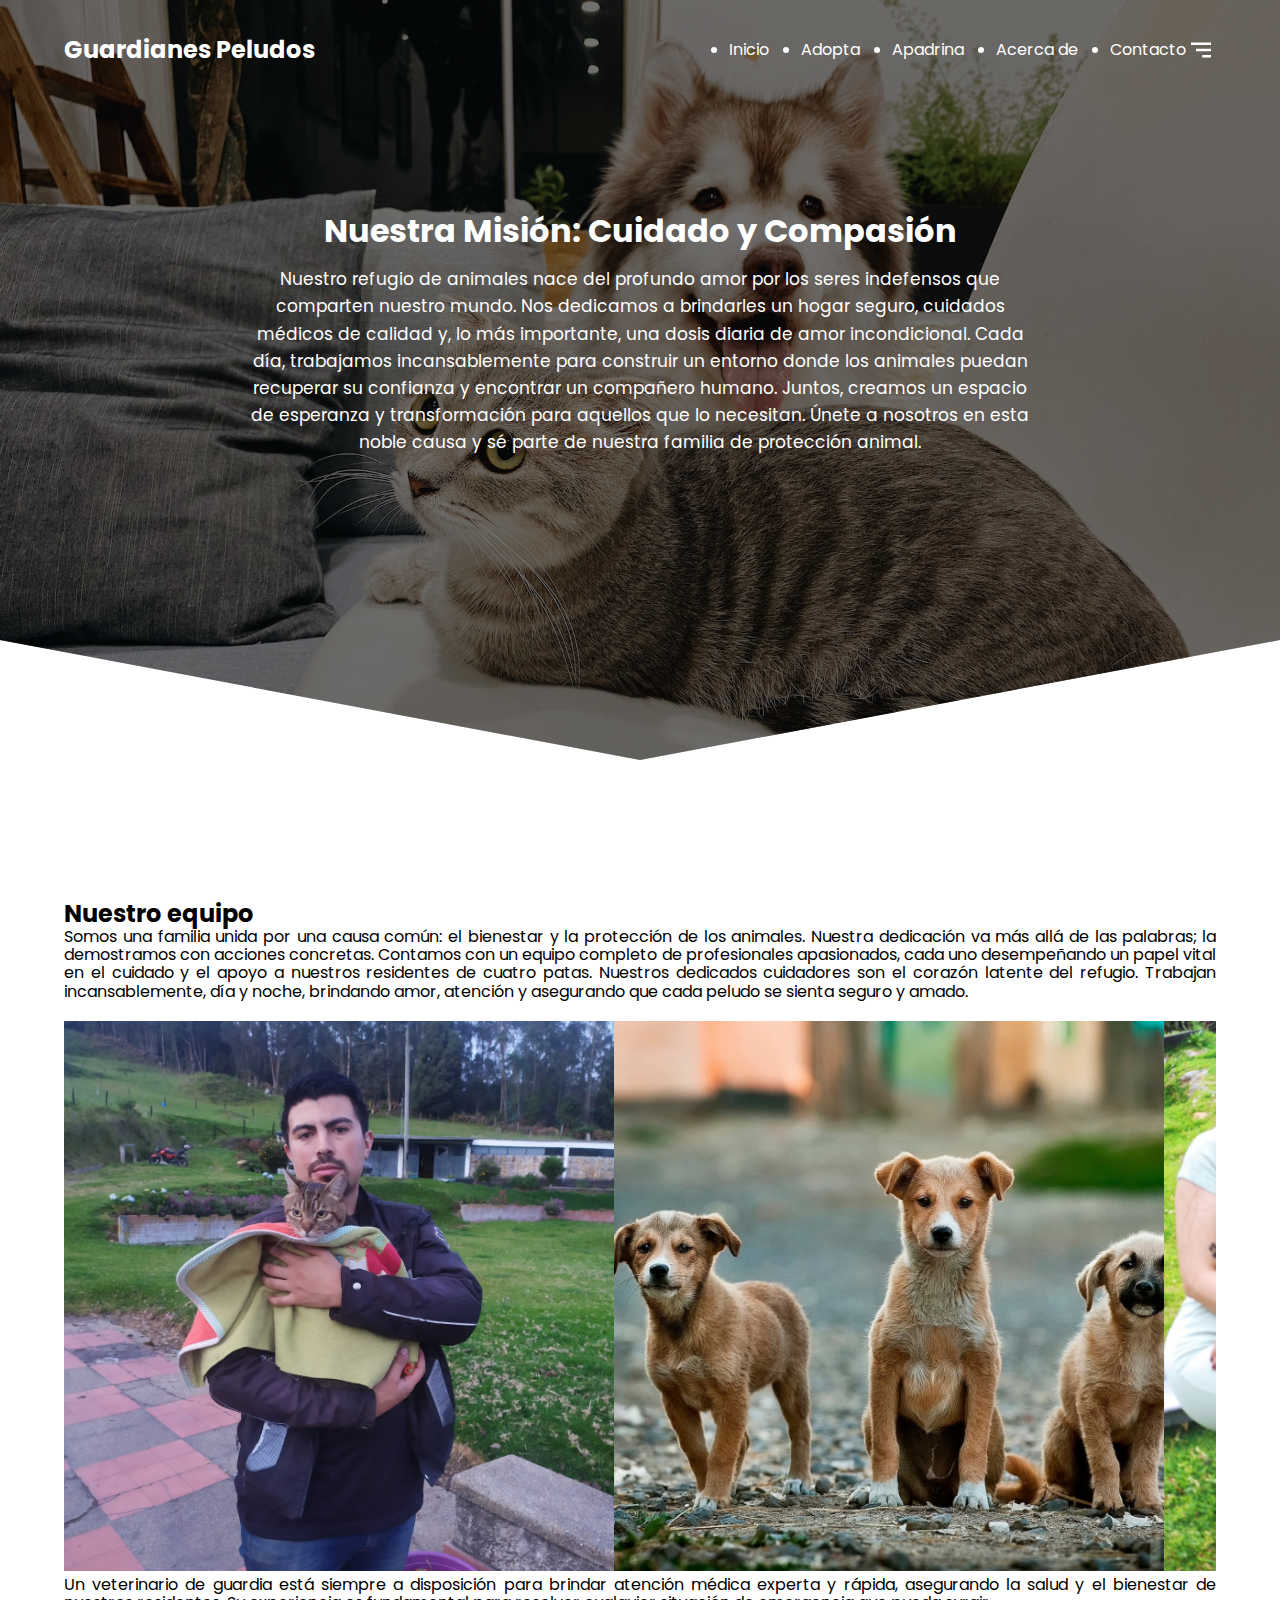
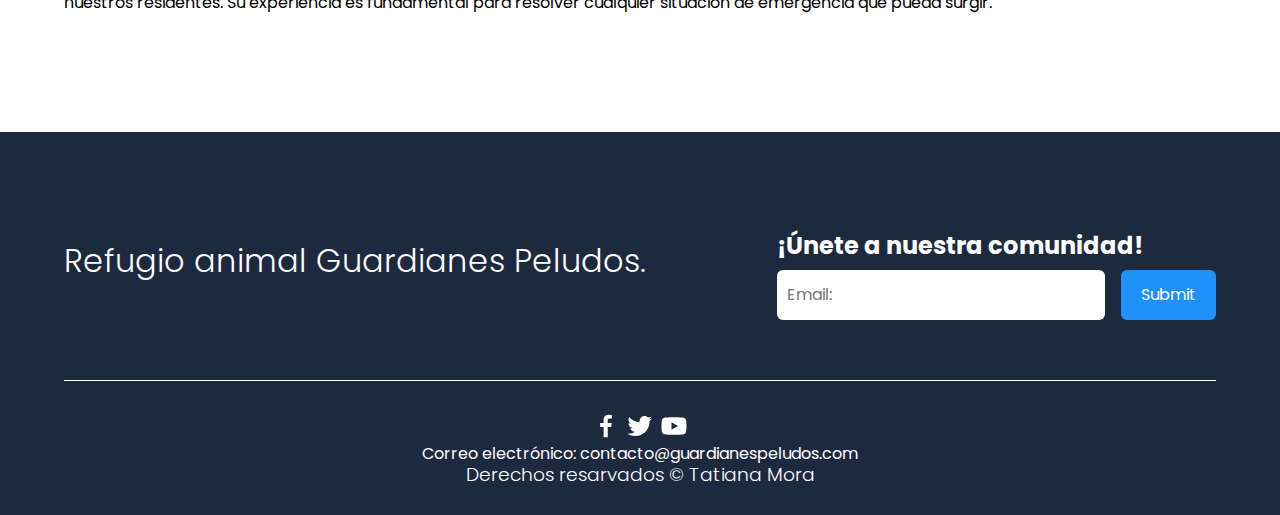
<file: ProyectoFinalUnidad1/Acerca_de.html>
<!DOCTYPE html>
<html lang="en">
<head>
    <meta charset="UTF-8">
    <meta name="viewport" content="width=device-width, initial-scale=1.0">
    <title>Refugio animal | Acerca de</title>
    <link rel="shortcur icon" href="./img/dog-solid-24.png" type="img/dog">
    <link rel="stylesheet" href="./CSS/normalize.css">
    <link rel="stylesheet" href="./CSS/acercastyle.css">

</head>
<body>
    <header class="hero">
        <nav class="nav container">
            <div class="nav_logo">
                <h2 class="nav_title">Guardianes Peludos</h2>
            </div>
            <ul class="nav_link nav_link--menu">
                <li class="nav:items">
                    <a href="./index.html" class="nav_links">Inicio</a>
                </li>
                <li class="nav:items">
                    <a href="./adopta.html" class="nav_links">Adopta</a>
                </li>
                <li class="nav:items">
                    <a href="./apadrina.html" class="nav_links">Apadrina</a>
                </li>
                <li class="nav:items">
                    <a href="./Acerca_de.html" class="nav_links">Acerca de</a>
                </li>
                <li class="nav:items">
                    <a href="./contacto.html" class="nav_links">Contacto</a>
                </li>

                <img src="./img/close.svg" class="nav_close">
            </ul>
            <div class="nav_menu"></div>
            <img src="./img/menu.svg" class="nav_img">
        </nav>

        <section class="hero_container container">
            <h1 class="hero_titel">Nuestra Misión: Cuidado y Compasión</h1>
            <p class="hero_paragraph">Nuestro refugio de animales nace del profundo amor por los seres indefensos que comparten nuestro mundo. Nos dedicamos a brindarles un hogar seguro, cuidados médicos de calidad y, lo más importante, una dosis diaria de amor incondicional. Cada día, trabajamos incansablemente para construir un entorno donde los animales puedan recuperar su confianza y encontrar un compañero humano. Juntos, creamos un espacio de esperanza y transformación para aquellos que lo necesitan. Únete a nosotros en esta noble causa y sé parte de nuestra familia de protección animal.</p>
        </section>
    </header>
    <section class="slider container">
        <h2 class="subtitle"> Nuestro equipo</h2>
        <p class="teams_paragraph">
            Somos una familia unida por una causa común: el bienestar y la protección de los animales. Nuestra dedicación va más allá de las palabras; la demostramos con acciones concretas. Contamos con un equipo completo de profesionales apasionados, cada uno desempeñando un papel vital en el cuidado y el apoyo a nuestros residentes de cuatro patas.
            Nuestros dedicados cuidadores son el corazón latente del refugio. Trabajan incansablemente, día y noche, brindando amor, atención y asegurando que cada peludo se sienta seguro y amado.</p>
        <div class="slider__box">
            <ul>
                <li>
                    <img src="./img/slider1.jpeg" class="slider__img">
                </li>
                <li>
                    <img src="./img/slider2.jpg" class="slider__img">
                </li>
                <li>
                    <img src="./img/slider3.jpeg" class="slider__img">
                </li>
                <li>
                    <img src="./img/slider4.jpg" class="slider__img">
                </li>
                <li>
                    <img src="./img/slider5.jpg" class="slider__img">
                </li>
                    <li>
                    <img src="./img/slider6.jpg" class="slider__img">
                </li>
                    <li>
                    <img src="./img/slider7.jpg" class="slider__img">
                </li>
                <li>
                    <img src="./img/slider8.jpg" class="slider__img">
                </li>
                <li>
                    <img src="./img/slider9.jpg" class="slider__img">
                </li>
                <li>
                    <img src="./img/slider10.jpg" class="slider__img">
                </li>
                <li>
                    <img src="./img/slider11.jpg" class="slider__img">
                </li>
            </ul>
        </div>

        <p class="teams_paragraph">Un veterinario de guardia está siempre a disposición para brindar atención médica experta y rápida, asegurando la salud y el bienestar de nuestros residentes. Su experiencia es fundamental para resolver cualquier situación de emergencia que pueda surgir.</p>


    </section>

    













    <footer class="footer">
        <section class="footer__container container">
            <nav class="nav nav--footer">
                <h2 class="footer__title">Refugio animal Guardianes Peludos.</h2>
            </nav>
            <form class="footer__form">
                <h2 class="footer__newsletter">¡Únete a nuestra comunidad!</h2>
                <div class="footer__inputs">
                    <input type="email" placeholder="Email:" class="footer__input">
                    <input type="submit" placeholder="Registrate:" class="footer__submit">
                </div>
            </form>
        </section>
        

        <section class="footer__copy container">
            <div class="footer__social">
                <a href="#" class="footer__icons"><img src="./img/facebook.svg" class="footer__img"></a>
                <a href="#" class="footer__icons"><img src="./img/twitter.svg" class="footer__img"></a>
                <a href="#" class="footer__icons"><img src="./img/youtube.svg" class="footer__img"></a>
            </div>
            <p>Correo electrónico: contacto@guardianespeludos.com</p>
            <h3 class="footer__copyright">Derechos resarvados &copy; Tatiana Mora</h3>
            
        </section>
    </footer>
</body>
</html>
</file>
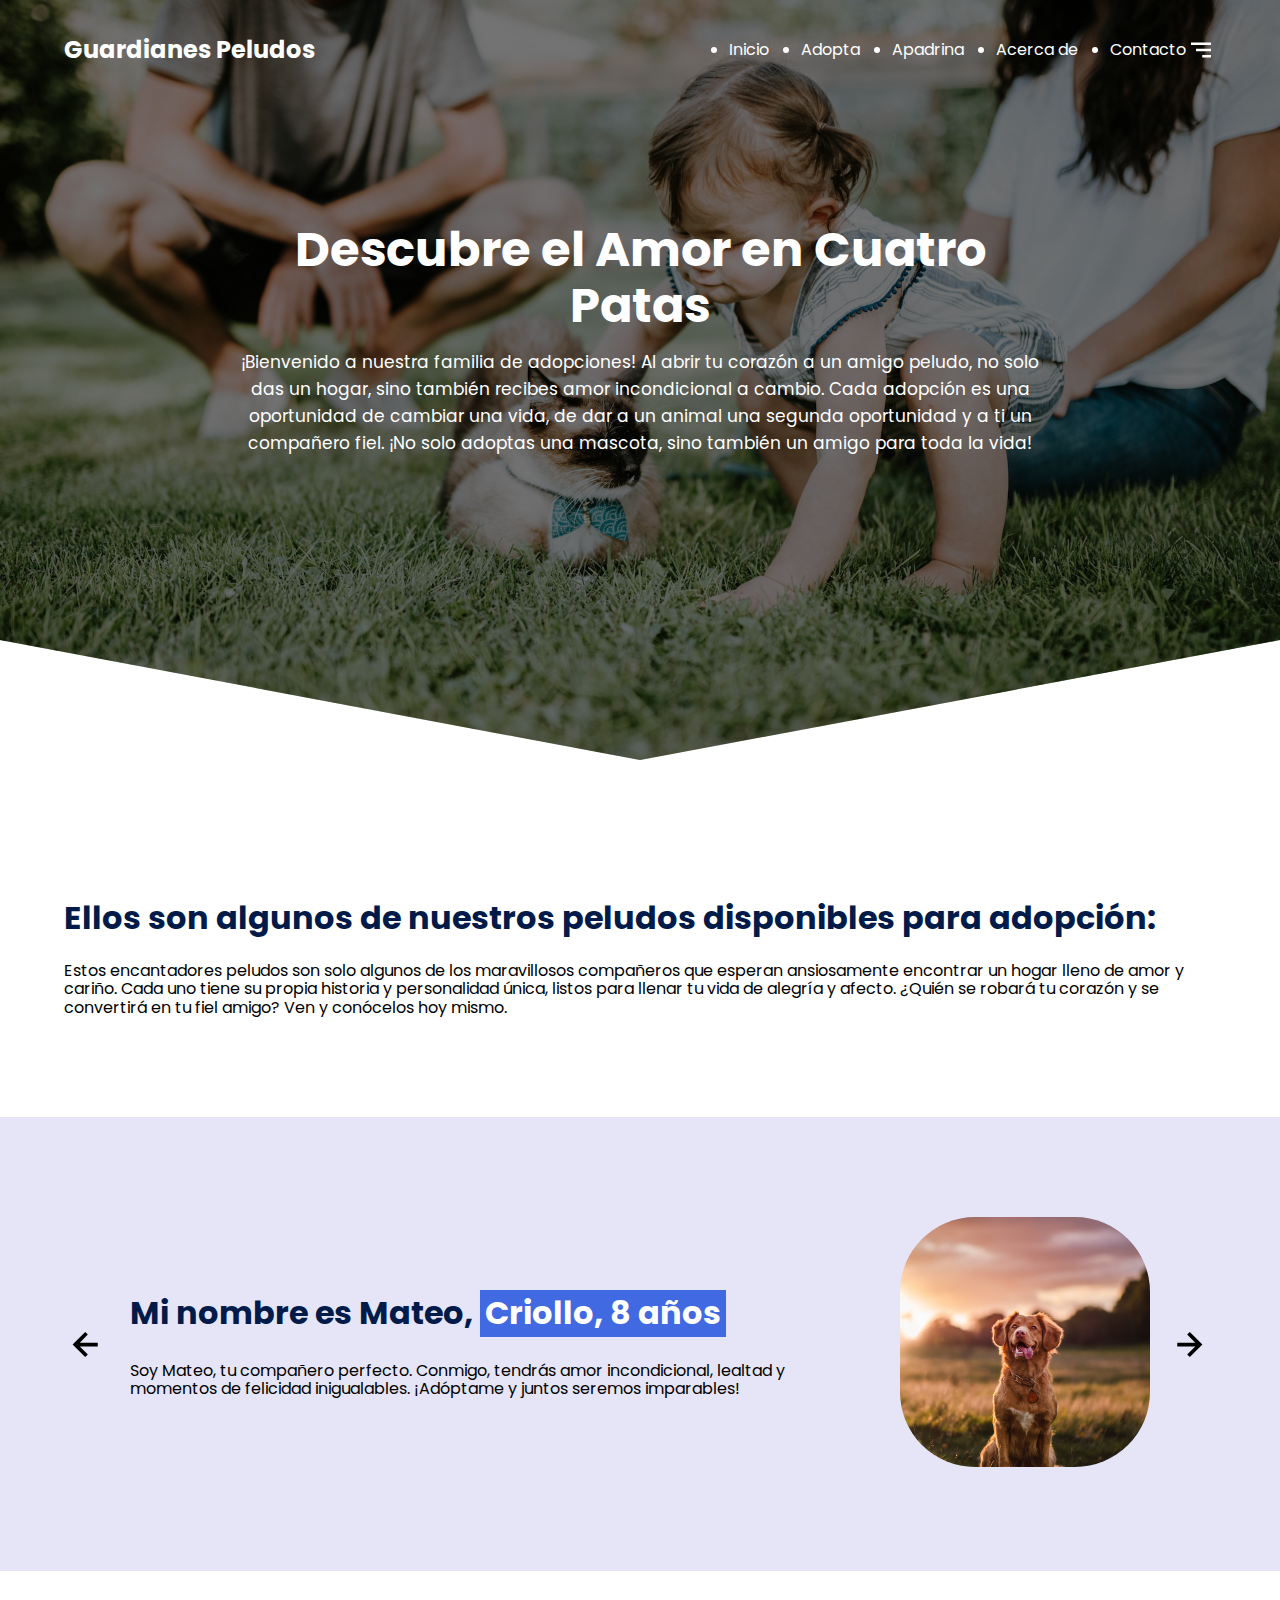
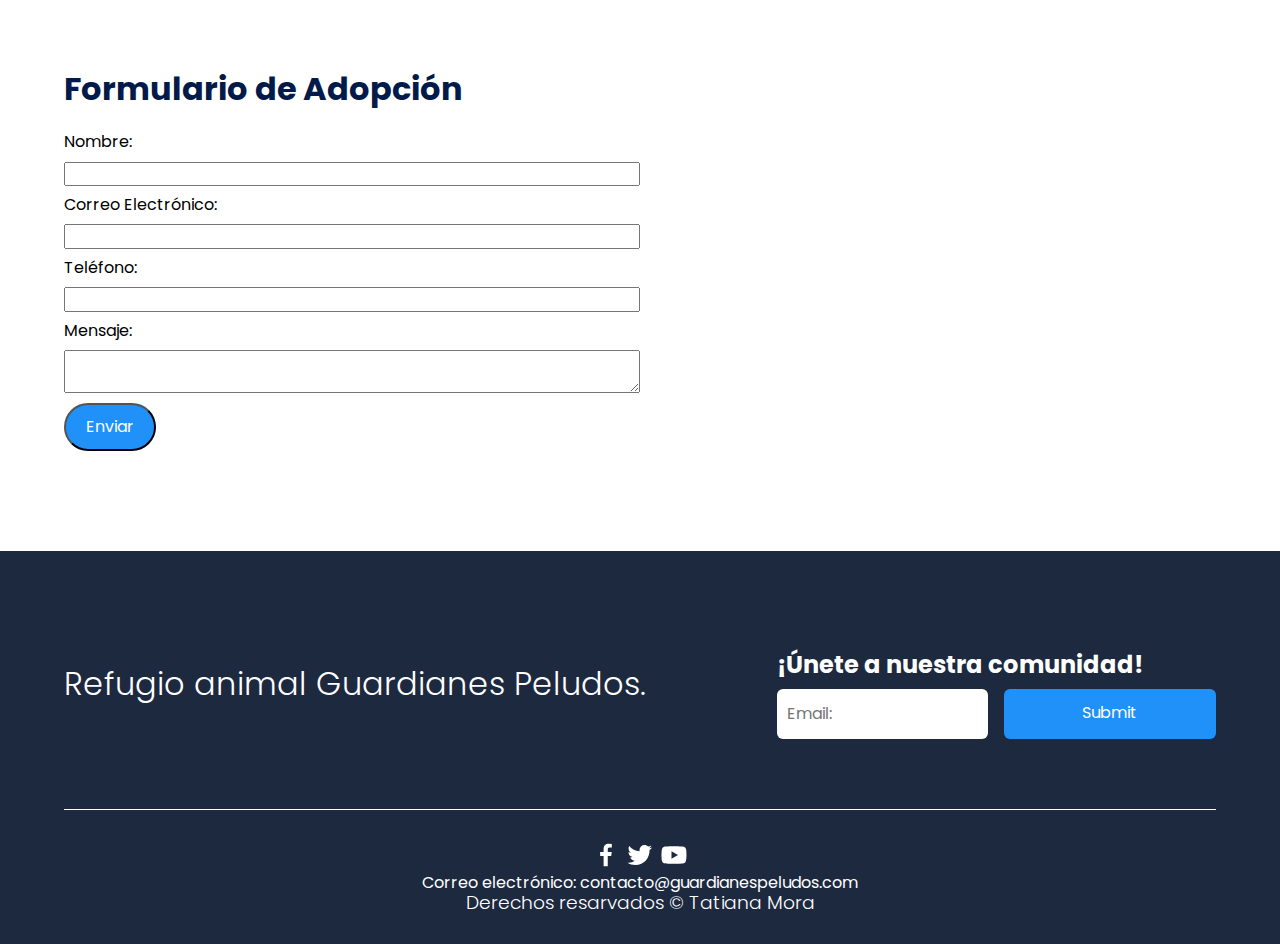
<file: ProyectoFinalUnidad1/adopta.html>
<!DOCTYPE html>
<html lang="en">
<head>
    <meta charset="UTF-8">
    <meta name="viewport" content="width=device-width, initial-scale=1.0">
    <title>Refugio animal | Adopta</title>
    <link rel="shortcur icon" href="./img/dog-solid-24.png" type="img/dog">
    <link rel="stylesheet" href="./CSS/normalize.css">
    <link rel="stylesheet" href="./CSS/paginastyle.css">

</head>
<body>
    <header class="hero">
        <nav class="nav container">
            <div class="nav_logo">
                <h2 class="nav_title">Guardianes Peludos</h2>
            </div>
            <ul class="nav_link nav_link--menu">
                <li class="nav:items">
                    <a href="./index.html" class="nav_links">Inicio</a>
                </li>
                <li class="nav:items">
                    <a href="./adopta.html" class="nav_links">Adopta</a>
                </li>
                <li class="nav:items">
                    <a href="./apadrina.html" class="nav_links">Apadrina</a>
                </li>
                <li class="nav:items">
                    <a href="./Acerca_de.html" class="nav_links">Acerca de</a>
                </li>
                <li class="nav:items">
                    <a href="./contacto.html" class="nav_links">Contacto</a>
                </li>

                <img src="./img/close.svg" class="nav_close">
            </ul>
            <div class="nav_menu"></div>
            <img src="./img/menu.svg" class="nav_img">
        </nav>

        <section class="hero_container container">
            <h1 class="hero_titel">Descubre el Amor en Cuatro Patas</h1>
            <p class="hero_paragraph">¡Bienvenido a nuestra familia de adopciones! Al abrir tu corazón a un amigo peludo, no solo das un hogar, sino también recibes amor incondicional a cambio. Cada adopción es una oportunidad de cambiar una vida, de dar a un animal una segunda oportunidad y a ti un compañero fiel. ¡No solo adoptas una mascota, sino también un amigo para toda la vida!</p>
        </section>
        
    </header>
    <main>
        <section class="container about">
            <h2 class="subtitle"> Ellos son algunos de nuestros peludos disponibles para adopción:</h2>
            <p class="about_paragraph">Estos encantadores peludos son solo algunos de los maravillosos compañeros que esperan ansiosamente encontrar un hogar lleno de amor y cariño. Cada uno tiene su propia historia y personalidad única, listos para llenar tu vida de alegría y afecto. ¿Quién se robará tu corazón y se convertirá en tu fiel amigo? Ven y conócelos hoy mismo.</p>
        </section>

        <section class="adoption">
            <div class="adoption__container container">
                <img src="./img/leftarrow.svg" class="adoption__arrow" id="before">

                <section class="adoption__body adoption__body--show" data-id="1">
                    <div class="adoption__texts">
                        <h2 class="subtitle">Mi nombre es Mateo, <span class="adoption__raza">Criollo, 8 años</span></h2>
                        <p class="adoption__review">Soy Mateo, tu compañero perfecto. Conmigo, tendrás amor incondicional, lealtad y momentos de felicidad inigualables. ¡Adóptame y juntos seremos imparables!</p>
                    </div>

                    <figure class="adoption__picture">
                        <img src="./img/adoption1.jpg" class="adoption__img">
                    </figure>
                </section>

                <section class="adoption__body" data-id="2">
                    <div class="adoption__texts">
                        <h2 class="subtitle">Mi nombre es Lucas, <span class="adoption__raza">Labrador Dorado, 8 meses</span></h2>
                        <p class="adoption__review">Soy Lucas, un labrador de 8 meses lleno de energía y amor. Espero ansioso un hogar donde pueda ser feliz contigo. ¡Adóptame y seremos inseparables para siempre!</p>
                    </div>

                    <figure class="adoption__picture">
                        <img src="./img/adoption2.jpg" class="adoption__img">
                    </figure>
                </section>

                <section class="adoption__body" data-id="3">
                    <div class="adoption__texts">
                        <h2 class="subtitle">Mi nombre es Luna, <span class="adoption__raza">Schnauzer, 2 años</span></h2>
                        <p class="adoption__review">Soy Luna, un Schnauzer de 2 años lleno de amor y energía. Estoy buscando un hogar donde pueda ser tu fiel compañera. Juntos, podemos llenar cada día de alegría y aventuras. ¿Quieres ser mi familia?"</p>
                    </div>

                    <figure class="adoption__picture">
                        <img src="./img/adoption3.jpg" class="adoption__img">
                    </figure>
                </section>

                <section class="adoption__body" data-id="4">
                    <div class="adoption__texts">
                        <h2 class="subtitle">Mi nombre es Principe, <span class="adoption__raza">Chihuahua, 4 meses</span></h2>
                        <p class="adoption__review">Soy Príncipe, un chihuahua lleno de amor y energía. Imagina las aventuras juntos, los abrazos y la felicidad constante. ¿Me adoptarías?</p>
                    </div>

                    <figure class="adoption__picture">
                        <img src="./img/adoption4.jpg" class="adoption__img">
                    </figure>
                </section>

                <section class="adoption__body" data-id="5">
                    <div class="adoption__texts">
                        <h2 class="subtitle">Mi nombre es Bigotes, <span class="adoption__raza">British Shorthair, 1 año</span></h2>
                        <p class="adoption__review">¡Hola! Soy Bigotes, un British Shorthair de 1 año. Mi pelaje suave y mi carácter tranquilo harán tu hogar acogedor. ¿Quieres ser mi humano?"</p>
                    </div>

                    <figure class="adoption__picture">
                        <img src="./img/adoption5.jpg" class="adoption__img">
                    </figure>
                </section>

                <img src="./img/rightarrow.svg" class="adoption__arrow" id="next">
            </div>
        </section>

        <section class="formulario container">
            <h1 class="subtitle">Formulario de Adopción</h1>
            <label for="nombre">Nombre:</label>
            <input type="text" id="nombre" name="nombre" required>
        
            <label for="email">Correo Electrónico:</label>
            <input type="email" id="email" name="email" required>

            <label for="telefono">Teléfono:</label>
            <input type="tel" id="telefono" name="telefono" required>

            <label for="mensaje">Mensaje:</label>
            <textarea id="mensaje" name="mensaje" required></textarea>

            <button type="submit">Enviar</button>
    </form>
        </section>

    </main>

    













    <footer class="footer">
        <section class="footer__container container">
            <nav class="nav nav--footer">
                <h2 class="footer__title">Refugio animal Guardianes Peludos.</h2>
            </nav>
            <form class="footer__form">
                <h2 class="footer__newsletter">¡Únete a nuestra comunidad!</h2>
                <div class="footer__inputs">
                    <input type="email" placeholder="Email:" class="footer__input">
                    <input type="submit" placeholder="Registrate:" class="footer__submit">
                </div>
            </form>
        </section>
        

        <section class="footer__copy container">
            <div class="footer__social">
                <a href="#" class="footer__icons"><img src="./img/facebook.svg" class="footer__img"></a>
                <a href="#" class="footer__icons"><img src="./img/twitter.svg" class="footer__img"></a>
                <a href="#" class="footer__icons"><img src="./img/youtube.svg" class="footer__img"></a>
            </div>
            <p>Correo electrónico: contacto@guardianespeludos.com</p>
            <h3 class="footer__copyright">Derechos resarvados &copy; Tatiana Mora</h3>
            
        </section>
    </footer>

    <script src="./js/slider.js"></script>

</body>
</html>
</file>
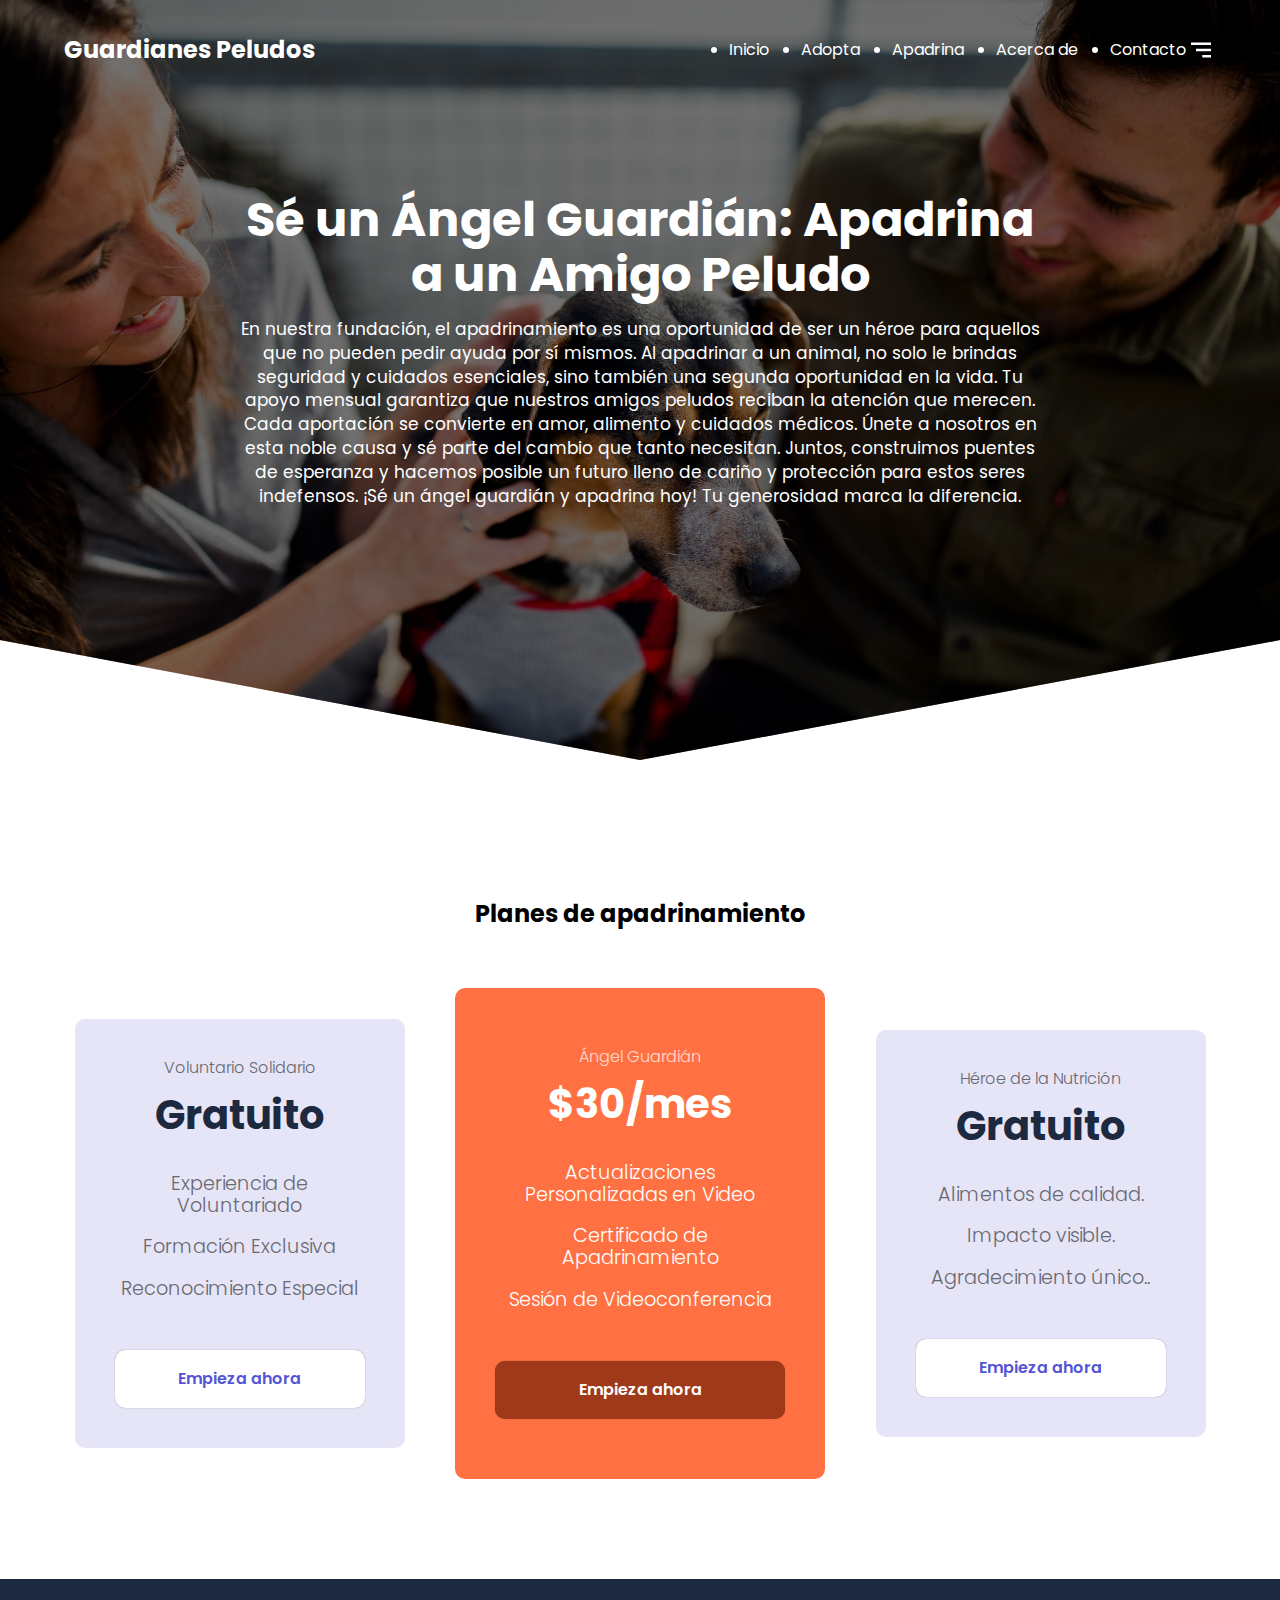
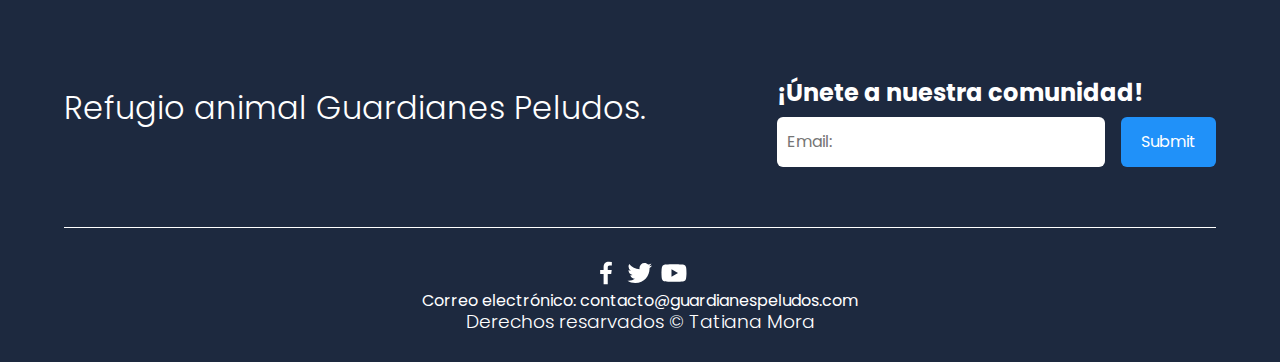
<file: ProyectoFinalUnidad1/apadrina.html>
<!DOCTYPE html>
<html lang="en">
<head>
    <meta charset="UTF-8">
    <meta name="viewport" content="width=device-width, initial-scale=1.0">
    <title>Refugio animal | apadrina</title>
    <link rel="shortcur icon" href="./img/dog-solid-24.png" type="img/dog">
    <link rel="stylesheet" href="./CSS/normalize.css">
    <link rel="stylesheet" href="./CSS/apadrinastyle.css">

</head>
<body>
    <header class="hero">
        <nav class="nav container">
            <div class="nav_logo">
                <h2 class="nav_title">Guardianes Peludos</h2>
            </div>
            <ul class="nav_link nav_link--menu">
                <li class="nav:items">
                    <a href="./index.html" class="nav_links">Inicio</a>
                </li>
                <li class="nav:items">
                    <a href="./adopta.html" class="nav_links">Adopta</a>
                </li>
                <li class="nav:items">
                    <a href="./apadrina.html" class="nav_links">Apadrina</a>
                </li>
                <li class="nav:items">
                    <a href="./Acerca_de.html" class="nav_links">Acerca de</a>
                </li>
                <li class="nav:items">
                    <a href="./contacto.html" class="nav_links">Contacto</a>
                </li>

                <img src="./img/close.svg" class="nav_close">
            </ul>
            <div class="nav_menu"></div>
            <img src="./img/menu.svg" class="nav_img">
        </nav>

        <section class="hero_container container">
            <h1 class="hero_titel">Sé un Ángel Guardián: Apadrina a un Amigo Peludo</h1>
            <p class="hero_paragraph">En nuestra fundación, el apadrinamiento es una oportunidad de ser un héroe para aquellos que no pueden pedir ayuda por sí mismos. Al apadrinar a un animal, no solo le brindas seguridad y cuidados esenciales, sino también una segunda oportunidad en la vida. Tu apoyo mensual garantiza que nuestros amigos peludos reciban la atención que merecen. Cada aportación se convierte en amor, alimento y cuidados médicos. Únete a nosotros en esta noble causa y sé parte del cambio que tanto necesitan. Juntos, construimos puentes de esperanza y hacemos posible un futuro lleno de cariño y protección para estos seres indefensos. ¡Sé un ángel guardián y apadrina hoy! Tu generosidad marca la diferencia.</p>
        </section>
    </header>

    <section class="price container">
        <h2 class="subtitle">Planes de apadrinamiento</h2>

        <div class="price__table">
            <div class="price__element">
                <p class="price__name">Voluntario Solidario</p>
                <h3 class="price__price">Gratuito</h3>

                <div class="price__items">
                    <p class="price__features">Experiencia de Voluntariado</p>
                    <p class="price__features">Formación Exclusiva</p>
                    <p class="price__features">Reconocimiento Especial</p>
                </div>

                <a href="#" class="price__cta">Empieza ahora</a>
            </div>


            <div class="price__element price__element--best">
                <p class="price__name">Ángel Guardián</p>
                <h3 class="price__price">$30/mes</h3>

                <div class="price__items">
                    <p class="price__features">Actualizaciones Personalizadas en Video</p>
                    <p class="price__features">Certificado de Apadrinamiento</p>
                    <p class="price__features">Sesión de Videoconferencia</p>
                </div>

                <a href="#" class="price__cta">Empieza ahora</a>
            </div>


            <div class="price__element">
                <p class="price__name">Héroe de la Nutrición</p>
                <h3 class="price__price">Gratuito</h3>

                <div class="price__items">
                    <p class="price__features">Alimentos de calidad.</p>
                    <p class="price__features">Impacto visible.</p>
                    <p class="price__features">Agradecimiento único..</p>
                </div>

                <a href="#" class="price__cta">Empieza ahora</a>
            </div>


        </div>
    </section>



    













    <footer class="footer">
        <section class="footer__container container">
            <nav class="nav nav--footer">
                <h2 class="footer__title">Refugio animal Guardianes Peludos.</h2>
            </nav>
            <form class="footer__form">
                <h2 class="footer__newsletter">¡Únete a nuestra comunidad!</h2>
                <div class="footer__inputs">
                    <input type="email" placeholder="Email:" class="footer__input">
                    <input type="submit" placeholder="Registrate:" class="footer__submit">
                </div>
            </form>
        </section>
        

        <section class="footer__copy container">
            <div class="footer__social">
                <a href="#" class="footer__icons"><img src="./img/facebook.svg" class="footer__img"></a>
                <a href="#" class="footer__icons"><img src="./img/twitter.svg" class="footer__img"></a>
                <a href="#" class="footer__icons"><img src="./img/youtube.svg" class="footer__img"></a>
            </div>
            <p>Correo electrónico: contacto@guardianespeludos.com</p>
            <h3 class="footer__copyright">Derechos resarvados &copy; Tatiana Mora</h3>
            
        </section>
    </footer>
</body>
</html>
</file>
<file: ProyectoFinalUnidad1/CSS/acercastyle.css>
/* Estilos generales y fuentes */
@import url('https://fonts.googleapis.com/css2?family=Barlow+Condensed:ital,wght@1,300&family=Pacifico&family=Poppins:wght@300;400;600&display=swap');

:root{
    --padding-container: 100px 0;
    --color-title: #001A49;
}
/*cuerpo de la pagina*/
body{
    font-family: 'Poppins', sans-serif;
}
/*CONTAINER PRINCIPAL*/
.container{
    width: 90%;
    max-width: 1200px;
    margin: 0 auto;
    overflow: hidden;
    padding: var(--padding-container);
}
/*HEROO*/
.hero{
   width: 100%;
   height: 100vh;
   min-height: 600px;
   max-height: 800px;
   position: relative;
   display: grid;
   grid-template-rows: 100px 1fr;
   color: #fff;
}
.hero::before{
    content: "";
    position: absolute;
    top: 0;
    left: 0;
    width: 100%;
    height: 100%;
    background-image: linear-gradient(180deg, #0000008c 100%, #0000008c 100%), url('../img/tran-mau-tri-tam-7QjU_u2vGDs-unsplash.jpg');
    background-size: cover;
    clip-path: polygon(0 0, 100% 0, 100% 80%, 50% 95%, 0 80%);
    z-index: -1;
}

.hero_container{
    max-width: 800px;
    --padding-container:0;
    display: grid;
    grid-auto-rows: max-content;
    align-content: center;
    gap: 1em;
    padding-bottom: 200px;
    text-align: center;
}

.hero_titel{
    font-size: 2rem;
}

.hero_paragraph{
    margin-bottom: 30px;
    font-size: 17px;
    line-height: 1.6;
}


/*Teams*/

.teams_paragraph{
    margin-bottom: 20px;
    text-align: justify;
}

/*Navegación*/
.nav{
    --padding-container: 0;
    height: 100%;
    display: flex;
    align-items: center;
}
.nav_titel{
    font-weight: 300;
}

.nav_link{
    margin-left: auto;
    padding: 0;
    display: grid;
    grid-auto-flow: column;
    grid-column: max-content;
    gap: 2em;
}

.nav_items{
    list-style: none;
}

.nav_links{
    color: #fff;
    text-decoration: none;
}

.nav_menu{
    margin-left: auto;
    cursor: pointer;
    display: none;
}
.nav_img{
    display: block;
    width: 30px;
}
.nav_close{
    display: var(--show, none);
}

/*Slider*/

.slider__box{
   
    overflow: hidden;
}
.slider ul{
    display: flex;
    padding: 0;
    width: 400%;
    animation: slide 20s infinite alternate ease-in-out;
}

.slider li{
    width: 100%;
    list-style: none;
    position: relative;
}

.slider__img{
    width: 550px;
    height: 550px;
    object-fit: cover;
}

@keyframes slide {
    0% {margin-left: 0;}
    20% {margin-left: 0;}

    25% {margin-left: -100%;}
    45% {margin-left: -100%;}

    50% {margin-left: -200%;}
    70% {margin-left: -200%;}

    75% {margin-left: -300%;}
    100% {margin-left: -300%;}
}

@media(max-width:991px){
    .slider__box{
        width: 100%;
    }
}

/*footer*/

.footer{
    background-color: #1D293F;
}

.footer__title{
    font-weight: 300;
    font-size: 2rem;
    margin-bottom: 30px;
}

.footer__title, .footer__newsletter{
    color: #fff;
}


.footer__container{
    display: flex;
    justify-content: space-between;
    align-items: center;
    border-bottom: 1px solid #fff;
    padding-bottom: 60px;
}

.footer__inputs{
    margin-top: 10px;
    display: flex;
    overflow: hidden;
}

.footer__input{
    background-color: #fff;
    height: 50px;
    display: block;
    padding-left: 10px;
    border-radius: 6px;
    font-size: 1rem;
    outline: none;
    border: none;
    margin-right: 16px;
}

.footer__submit{
    margin-left: auto;
    display: inline-block;
    height: 50px;
    padding: 0 20px ;
    background-color: #2091F9;
    border: none;
    font-size: 1rem;
    color: #fff;
    border-radius: 6px;
    cursor: pointer;
}

.footer__copy{
    --padding-container: 30px 0;
    text-align: center;
    color: #fff;
}

.footer__copyright{
    font-weight: 300;
}

.footer__icons{
    margin-bottom: 0px;
}

.footer__img{
    width: 30px;
}
</file>
<file: ProyectoFinalUnidad1/CSS/paginastyle.css>
/* Estilos generales y fuentes */
@import url('https://fonts.googleapis.com/css2?family=Barlow+Condensed:ital,wght@1,300&family=Pacifico&family=Poppins:wght@300;400;600&display=swap');

:root{
    --padding-container: 100px 0;
    --color-title: #001A49;
}
.subtitle{
    color: var(--color-title);
    font-size: 2rem;
    margin-bottom: 25px;
}
/*cuerpo de la pagina*/
body{
    font-family: 'Poppins', sans-serif;
}
/*CONTAINER PRINCIPAL*/
.container{
    width: 90%;
    max-width: 1200px;
    margin: 0 auto;
    overflow: hidden;
    padding: var(--padding-container);
}
/*HEROO*/
.hero{
   width: 100%;
   height: 100vh;
   min-height: 600px;
   max-height: 800px;
   position: relative;
   display: grid;
   grid-template-rows: 100px 1fr;
   color: #fff;
}
.hero::before{
    content: "";
    position: absolute;
    top: 0;
    left: 0;
    width: 100%;
    height: 100%;
    background-image: linear-gradient(180deg, #0000008c 100%, #0000008c 100%), url('../img/chewy-59TTmbSL1Yw-unsplash.jpg');
    background-size: cover;
    clip-path: polygon(0 0, 100% 0, 100% 80%, 50% 95%, 0 80%);
    z-index: -1;
}
.hero_container{
    max-width: 800px;
    --padding-container:0;
    display: grid;
    grid-auto-rows: max-content;
    align-content: center;
    gap: 1em;
    padding-bottom: 200px;
    text-align: center;
}

.hero_titel{
    font-size: 3rem;
}

.hero_paragraph{
    margin-bottom: 20px;
    font-size: 17px;
    line-height: 1.6;
}

/*Navegacion*/

.nav{
    --padding-container: 0;
    height: 100%;
    display: flex;
    align-items: center;
}
.nav_titel{
    font-weight: 300;
}

.nav_link{
    margin-left: auto;
    padding: 0;
    display: grid;
    grid-auto-flow: column;
    grid-column: max-content;
    gap: 2em;
}

.nav_items{
    list-style: none;
}

.nav_links{
    color: #fff;
    text-decoration: none;
}

.nav_menu{
    margin-left: auto;
    cursor: pointer;
    display: none;
}
.nav_img{
    display: block;
    width: 30px;
}
.nav_close{
    display: var(--show, none);
}

/*Adoption*/

.adoption{
    background-color: #e5e5f7;
}

.adoption__container{
    display: grid;
    grid-template-columns: 50px 1fr 50px;
    gap: 1em;
    align-items: center;
}

.adoption__body{
    display: grid;
    grid-template-columns: 1fr max-content;
    justify-content: space-between;
    align-items: center;
    gap: 2em;
    grid-column: 2/3;
    grid-row: 1/2;
    opacity: 0;
    pointer-events: none;
}


.adoption__body--show{
    pointer-events: unset;
    opacity: 1;
    transition: opacity 1.5s ease-in-out;
}

.adoption__img{
    width: 250px;
    height: 250px;
    border-radius: 30%;
    object-fit: cover;
    object-position: 50% 30%;
}

.adoption__texts{
    max-width: 700px;
}

.adoption__raza{
    background-color: royalblue;
    color: #fff;
    display: inline-block;
    padding: 5px;
}

.adoption__arrow{
    width: 90%;
    cursor: pointer;
}

/*Formulario*/
label, input, textarea {
    display: block;
    margin-bottom: 10px;
    width: 50%;
}

button {
    display: inline-block;
    background-color: #2091f9 ;
    justify-self: center;
    color: #fff;
    text-decoration: none;
    padding: 13px 20px ;
    border-radius: 30px;
    
}

button:hover {
    background-color: #0056b3;
}
/*ABOUT*/

/*footer*/

.footer{
    background-color: #1D293F;
}

.footer__title{
    font-weight: 300;
    font-size: 2rem;
    margin-bottom: 30px;
}

.footer__title, .footer__newsletter{
    color: #fff;
}


.footer__container{
    display: flex;
    justify-content: space-between;
    align-items: center;
    border-bottom: 1px solid #fff;
    padding-bottom: 60px;
}

.footer__inputs{
    margin-top: 10px;
    display: flex;
    overflow: hidden;
}

.footer__input{
    background-color: #fff;
    height: 50px;
    display: block;
    padding-left: 10px;
    border-radius: 6px;
    font-size: 1rem;
    outline: none;
    border: none;
    margin-right: 16px;
}

.footer__submit{
    margin-left: auto;
    display: inline-block;
    height: 50px;
    padding: 0 20px ;
    background-color: #2091F9;
    border: none;
    font-size: 1rem;
    color: #fff;
    border-radius: 6px;
    cursor: pointer;
}

.footer__copy{
    --padding-container: 30px 0;
    text-align: center;
    color: #fff;
}

.footer__copyright{
    font-weight: 300;
}

.footer__icons{
    margin-bottom: 0px;
}

.footer__img{
    width: 30px;
}
</file>
<file: ProyectoFinalUnidad1/CSS/apadrinastyle.css>
/* Estilos generales y fuentes */
@import url('https://fonts.googleapis.com/css2?family=Barlow+Condensed:ital,wght@1,300&family=Pacifico&family=Poppins:wght@300;400;600&display=swap');

:root{
    --padding-container: 100px 0;
    --color-title: #001A49;
}
/*cuerpo de la pagina*/
body{
    font-family: 'Poppins', sans-serif;
}
/*CONTAINER PRINCIPAL*/
.container{
    width: 90%;
    max-width: 1200px;
    margin: 0 auto;
    overflow: hidden;
    padding: var(--padding-container);
}
/*HEROO*/
.hero{
   width: 100%;
   height: 100vh;
   min-height: 600px;
   max-height: 800px;
   position: relative;
   display: grid;
   grid-template-rows: 100px 1fr;
   color: #fff;
}
.hero::before{
    content: "";
    position: absolute;
    top: 0;
    left: 0;
    width: 100%;
    height: 100%;
    background-image: linear-gradient(180deg, #0000008c 100%, #0000008c 100%), url('../img/chewy-fGxiRXr2oZg-unsplash.jpg');
    background-size: cover;
    clip-path: polygon(0 0, 100% 0, 100% 80%, 50% 95%, 0 80%);
    z-index: -1;
}

 .hero_container{
     max-width: 800px;
     --padding-container:0;
     display: grid;
     grid-auto-rows: max-content;
     align-content: center;
     gap: 1em;
     padding-bottom: 200px;
     text-align: center;
 }
 
 .hero_titel{
     font-size: 3rem;
 }
 
 .hero_paragraph{
     margin-bottom: 0;
     font-size: 17px;
     line-height: 1.4;
 }

/*Navegacion*/

.nav{
    --padding-container: 0;
    height: 100%;
    display: flex;
    align-items: center;
}
.nav_titel{
    font-weight: 300;
}

.nav_link{
    margin-left: auto;
    padding: 0;
    display: grid;
    grid-auto-flow: column;
    grid-column: max-content;
    gap: 2em;
}

.nav_items{
    list-style: none;
}

.nav_links{
    color: #fff;
    text-decoration: none;
}

.nav_menu{
    margin-left: auto;
    cursor: pointer;
    display: none;
}
.nav_img{
    display: block;
    width: 30px;
}
.nav_close{
    display: var(--show, none);
}

/* price */

.price{
    text-align: center;
}

.price__table{
    padding-top: 60px;
    display: flex;
    flex-wrap: wrap;
    gap: 2.5em;
    justify-content: space-evenly;
    align-items: center;
}

.price__element{
    background-color: #e5e5f7;
    text-align: center;
    border-radius: 10px;
    width: 330px;
    padding: 40px;
    --color-plan: #696871;
    --color-price: #1D293F;
    --bg-cta: #fff;
    --color-cta: #5454D4;
    --color-items: #696871;
}

.price__element--best{
    width: 370px;
    padding: 60px 40px;
    background-color: #FF7143;
    --color-plan: rgb(255 255 255 / 75%);
    --color-price: #fff;
    --bg-cta: #9F3919;
    --color-cta: #FFF;
    --color-items: #fff;
}


.price__name{
    color: var(--color-plan);
    margin-bottom: 15px;
    font-weight: 300;
}

.price__price{
    font-size: 2.5rem;
    color: var(--color-price);
}

.price__items{
    margin-top: 35px;
    display: grid;
    gap: 1em;
    font-weight: 300;
    font-size: 1.2rem;
    margin-bottom: 50px;
    color: var(--color-items);
}

.price__cta{
    display: block;
    padding: 20px 0;
    border-radius: 10px;
    text-decoration: none;
    background-color: var(--bg-cta);
    font-weight: 600;
    color: var(--color-cta);
    box-shadow: 0 0 1px rgba(0, 0, 0, .5);
}

/*footer*/

.footer{
    background-color: #1D293F;
}

.footer__title{
    font-weight: 300;
    font-size: 2rem;
    margin-bottom: 30px;
}

.footer__title, .footer__newsletter{
    color: #fff;
}


.footer__container{
    display: flex;
    justify-content: space-between;
    align-items: center;
    border-bottom: 1px solid #fff;
    padding-bottom: 60px;
}

.footer__inputs{
    margin-top: 10px;
    display: flex;
    overflow: hidden;
}

.footer__input{
    background-color: #fff;
    height: 50px;
    display: block;
    padding-left: 10px;
    border-radius: 6px;
    font-size: 1rem;
    outline: none;
    border: none;
    margin-right: 16px;
}

.footer__submit{
    margin-left: auto;
    display: inline-block;
    height: 50px;
    padding: 0 20px ;
    background-color: #2091F9;
    border: none;
    font-size: 1rem;
    color: #fff;
    border-radius: 6px;
    cursor: pointer;
}

.footer__copy{
    --padding-container: 30px 0;
    text-align: center;
    color: #fff;
}

.footer__copyright{
    font-weight: 300;
}

.footer__icons{
    margin-bottom: 0px;
}

.footer__img{
    width: 30px;
}
</file>
